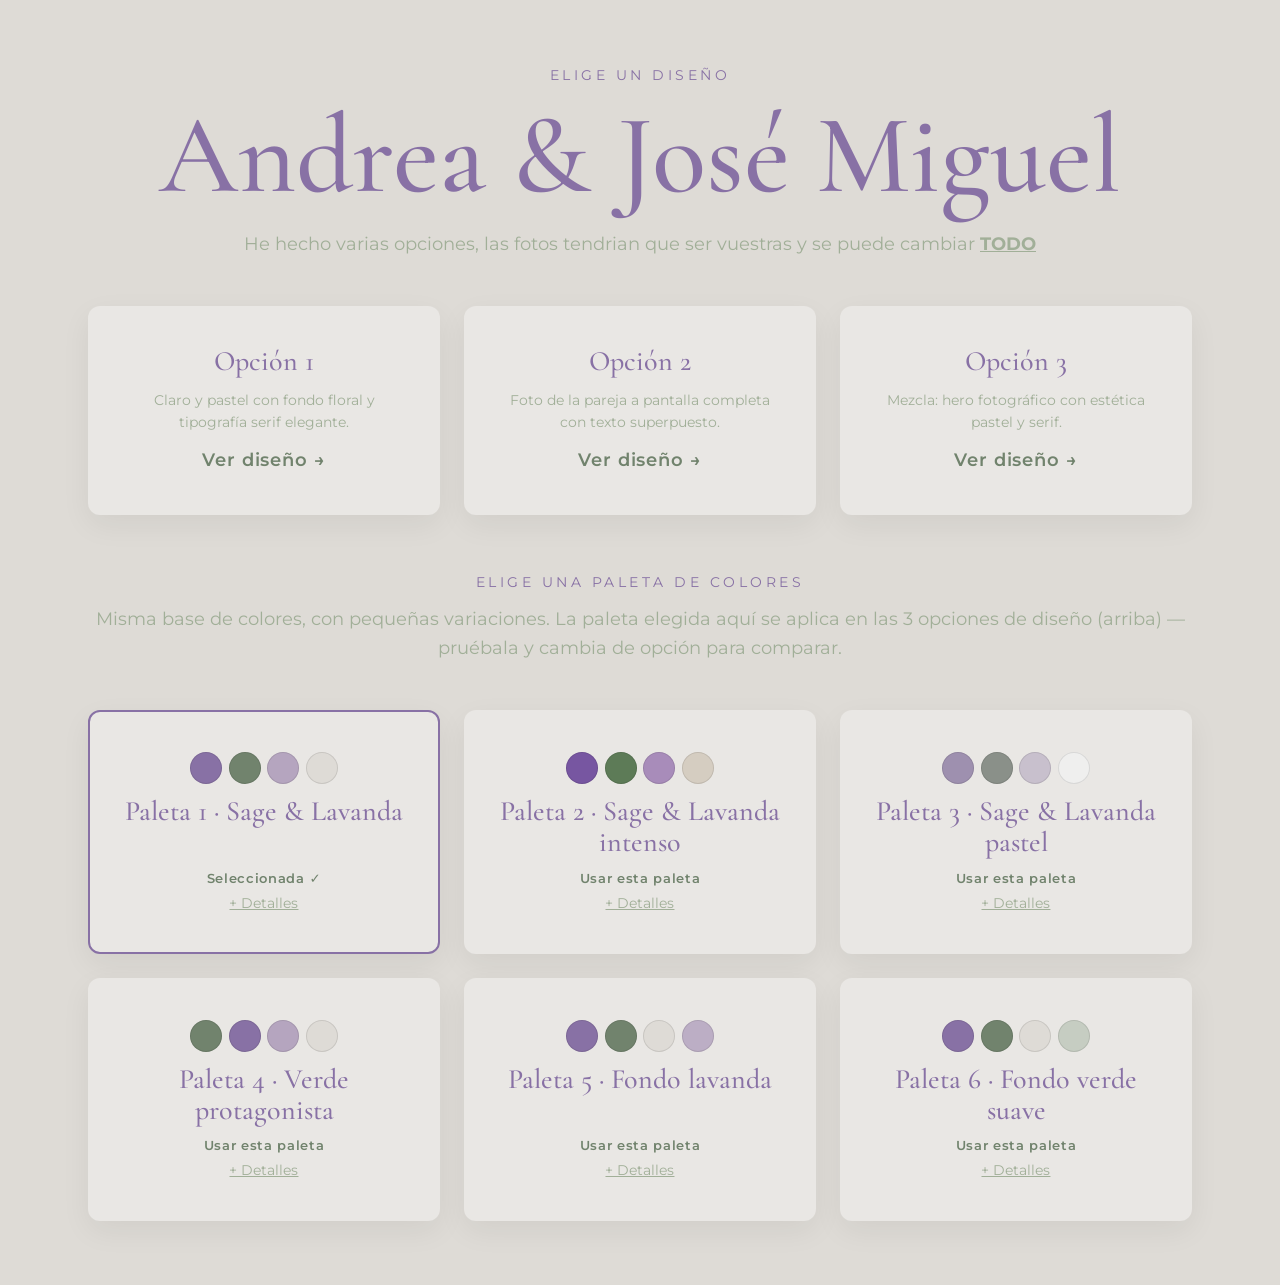
<file: index.html>
<!doctype html>
<html lang="es">
  <head>
    <meta charset="UTF-8" />
    <link rel="icon" type="image/svg+xml" href="/favicon.svg" />
    <meta name="viewport" content="width=device-width, initial-scale=1.0" />

    <!--
      CONFIGURABLE FONTS
      Swap these Google Fonts for the ones you prefer and update the
      --font-display and --font-body variables in src/styles/theme.css.
    -->
    <link rel="preconnect" href="https://fonts.googleapis.com" />
    <link rel="preconnect" href="https://fonts.gstatic.com" crossorigin />
    <link
      href="https://fonts.googleapis.com/css2?family=Cormorant+Garamond:wght@400;500;600&family=Montserrat:wght@300;400;500;600&display=swap"
      rel="stylesheet"
    />

    <title>Nuestra Boda</title>

    <!--
      SPA fallback restore for GitHub Pages.
      Rebuilds the original URL after the 404.html redirect. Must run before the app.
    -->
    <script>
      (function (l) {
        if (l.search[1] === '/') {
          var decoded = l.search
            .slice(1)
            .split('&')
            .map(function (s) {
              return s.replace(/~and~/g, '&');
            })
            .join('?');
          window.history.replaceState(null, null, l.pathname.slice(0, -1) + decoded + l.hash);
        }
      })(window.location);
    </script>
    <script type="module" crossorigin src="/assets/index-Cg8zCb5k.js"></script>
    <link rel="stylesheet" crossorigin href="/assets/index-CiANov6D.css">
  </head>
  <body>
    <div id="root"></div>
  </body>
</html>
</file>
<file: assets/index-CiANov6D.css>
.home{background:var(--color-bg);justify-content:center;align-items:center;min-height:100svh;padding-block:4rem;display:flex}.home__inner{text-align:center}.home__title{font-size:var(--fs-hero);color:var(--color-primary);margin-top:.5rem}.home__subtitle{color:var(--color-text-soft);margin-top:.75rem;margin-bottom:3rem}.home__grid{grid-template-columns:repeat(auto-fit,minmax(min(100%,260px),1fr));gap:1.5rem;display:grid}.home__card{background:var(--color-surface);border-radius:var(--radius-lg);transition:transform var(--transition), box-shadow var(--transition);flex-direction:column;align-items:center;gap:.75rem;padding:2.5rem 2rem;display:flex;box-shadow:0 10px 30px #0000000f}.home__card:hover{transform:translateY(-4px);box-shadow:0 16px 40px #0000001a}.home__card-name{font-size:var(--fs-h3);color:var(--color-primary)}.home__card-desc{color:var(--color-text-soft);font-size:var(--fs-small)}.home__card-cta{color:var(--color-secondary);letter-spacing:.05em;margin-top:auto;font-weight:600}.home__palettes-eyebrow{margin-top:3.5rem}.home__palettes{margin-top:2rem}.home__palette-card{border:2px solid #0000;font-family:inherit}.home__palette-card.is-active{border-color:var(--color-primary)}.home__palette-swatches{gap:.4rem;display:flex}.home__palette-swatch{border-radius:50%;width:32px;height:32px;box-shadow:inset 0 0 0 1px #0000001a}.home__palette-actions{flex-direction:column;align-items:center;gap:.5rem;margin-top:auto;display:flex}.home__palette-actions .home__card-cta{cursor:pointer;background:0 0;border:none;padding:0;font-family:inherit}.home__palette-details-btn{font-family:inherit;font-size:var(--fs-small);color:var(--color-text-soft);cursor:pointer;background:0 0;border:none;padding:0;text-decoration:underline}.home__palette-details-btn:hover{color:var(--color-text)}.opt1{background:var(--color-bg)}.opt1__nav{color:var(--color-text)}.opt1__nav .nav__brand,.opt1__nav .nav__cta{color:var(--color-primary)}.opt1__nav .nav__cta{background:var(--color-primary);color:var(--color-on-primary);border-color:var(--color-primary)}.opt1__nav .nav__cta:hover{background:var(--color-primary-dark);opacity:1}.opt1__hero{text-align:center;background-position:50%;background-repeat:no-repeat;background-size:cover;background-color:var(--color-bg);justify-content:center;align-items:center;min-height:100svh;padding:8rem 1.5rem 3rem;display:flex;position:relative}.opt1__hero:before{content:"";background:linear-gradient(#e7ede68c,#e7ede659 45%,#e7ede6b3);position:absolute;inset:0}.opt1__hero-content{z-index:2;max-width:900px;margin-top:clamp(2rem,8vh,6rem);margin-bottom:auto;position:relative}.opt1__date{color:var(--color-primary);letter-spacing:.3em;font-size:var(--fs-body);margin-bottom:1rem}.opt1__names{font-size:var(--fs-hero);color:var(--color-primary);font-weight:500;line-height:1}.opt1__tagline{color:var(--color-primary);font-style:italic;font-family:var(--font-display);font-size:var(--fs-h3);margin-top:1rem}.opt1__cta{margin-top:2rem}.opt1 .wedding-section{background:var(--color-bg)}.opt1 .hosting-section{background:var(--color-surface)}.opt1 .rsvp-section{background:var(--color-bg)}.opt2{background:var(--color-surface)}.opt2__nav{color:#fff}.opt2__nav .nav__cta{border-color:#fff}.opt2__nav .nav__cta:hover{color:var(--color-text);opacity:1;background:#fff}.opt2__hero{text-align:center;color:#fff;background-position:50%;background-repeat:no-repeat;background-size:cover;justify-content:center;align-items:center;min-height:100svh;display:flex;position:relative}.opt2__overlay{background:linear-gradient(#00000040,#00000026 40%,#00000073);position:absolute;inset:0}.opt2__hero-content{z-index:2;padding:1.5rem;position:relative}.opt2__names{color:#fff;font-size:var(--fs-hero);text-shadow:0 2px 20px #0000004d;font-weight:500}.opt2__meta{font-size:var(--fs-h3);letter-spacing:.02em;text-shadow:0 1px 10px #0006;margin-top:1rem}.opt2__cta{min-width:180px;margin-top:2rem}.opt2 .wedding-section{background:var(--color-surface)}.opt2 .hosting-section{background:var(--color-bg)}.opt2 .rsvp-section{background:var(--color-surface)}.opt2 .section__title,.opt2 .event-card__title,.opt2 .hosting-card__name{color:var(--color-text)}.opt2 .eyebrow{color:var(--color-secondary)}.opt3{background:var(--color-bg)}.opt3__nav{color:#fff}.opt3__nav .nav__cta{background:var(--color-primary);border-color:var(--color-primary);color:var(--color-on-primary)}.opt3__nav .nav__cta:hover{background:var(--color-primary-dark);opacity:1}.opt3__hero{text-align:center;color:#fff;background-position:50%;background-repeat:no-repeat;background-size:cover;justify-content:center;align-items:center;min-height:100svh;display:flex;position:relative}.opt3__overlay{background:linear-gradient(#1e231e59,#1e231e40 45%,#1e231e8c);position:absolute;inset:0}.opt3__hero-content{z-index:2;max-width:900px;padding:1.5rem;position:relative}.opt3__eyebrow{letter-spacing:.3em;font-size:var(--fs-body);text-shadow:0 1px 8px #0006;margin-bottom:.75rem}.opt3__names{color:#fff;font-size:var(--fs-hero);text-shadow:0 2px 24px #00000059;font-weight:500}.opt3__tagline{font-family:var(--font-display);font-style:italic;font-size:var(--fs-h3);text-shadow:0 1px 12px #0006;margin-top:.75rem}.opt3__location{letter-spacing:.1em;opacity:.9;margin-top:.25rem}.opt3__countdown .countdown__value{color:#fff}.opt3__countdown .countdown__label{color:#ffffffd9}.opt3__cta{margin-top:2rem}.opt3 .wedding-section{background:var(--color-bg)}.opt3 .hosting-section{background:var(--color-surface)}.opt3 .rsvp-section{background:var(--color-bg)}.nav{z-index:20;padding-block:1.5rem;position:absolute;inset:0 0 auto}.nav__inner{justify-content:space-between;align-items:center;gap:1rem;display:flex}.nav__brand{font-family:var(--font-display);letter-spacing:.02em;font-size:1.35rem}.nav__links{align-items:center;gap:2rem;padding:0;list-style:none;display:flex}.nav__links a{font-size:var(--fs-small);letter-spacing:.12em;text-transform:uppercase}.nav__links a:hover{opacity:.7}.nav__cta{border-radius:var(--radius);border:1px solid;padding:.5rem 1.1rem}.nav__home{font-size:var(--fs-small);letter-spacing:.12em;text-transform:uppercase;opacity:.85}.nav__home:hover{opacity:1}.nav__palette{align-items:center;gap:.5rem;display:flex}.nav__palette-label{font-size:var(--fs-small);letter-spacing:.12em;text-transform:uppercase;opacity:.85}.nav__palette-select{font-family:inherit;font-size:var(--fs-small);letter-spacing:.02em;color:inherit;border-radius:var(--radius);cursor:pointer;background:#ffffff26;border:1px solid;padding:.4rem .6rem}.nav__palette-select option{color:var(--color-text);background:var(--color-surface)}.modal-backdrop{z-index:100;background:#00000080;justify-content:center;align-items:center;padding:1.5rem;display:flex;position:fixed;inset:0}.modal{background:var(--color-surface);border-radius:var(--radius-lg);width:100%;max-width:520px;max-height:85vh;padding:2rem;overflow-y:auto;box-shadow:0 20px 60px #00000040}.modal__header{justify-content:space-between;align-items:center;gap:1rem;margin-bottom:1.5rem;display:flex}.modal__title{font-size:var(--fs-h3);color:var(--color-primary)}.modal__close{color:var(--color-text-soft);cursor:pointer;background:0 0;border:none;padding:0;font-size:1.75rem;line-height:1}.modal__close:hover{color:var(--color-text)}.modal__body{gap:1rem;display:grid}.modal__swatch-row{align-items:center;gap:1rem;display:flex}.modal__swatch{border-radius:var(--radius);flex-shrink:0;width:44px;height:44px;box-shadow:inset 0 0 0 1px #0000001a}.modal__swatch-info{flex-direction:column;display:flex}.modal__swatch-hex{color:var(--color-text);font-family:monospace;font-weight:600}.modal__swatch-role{font-size:var(--fs-small);color:var(--color-text-soft)}.nav__toggle{background:0 0;border:none;flex-direction:column;justify-content:center;gap:5px;width:40px;height:40px;padding:0;display:none}.nav__toggle span{width:24px;height:2px;transition:transform var(--transition), opacity var(--transition);background:currentColor;display:block}.nav__toggle.is-open span:first-child{transform:translateY(7px)rotate(45deg)}.nav__toggle.is-open span:nth-child(2){opacity:0}.nav__toggle.is-open span:nth-child(3){transform:translateY(-7px)rotate(-45deg)}.countdown{justify-content:center;gap:clamp(1rem,4vw,3rem);margin-top:2rem;display:flex}.countdown__item{flex-direction:column;align-items:center;display:flex}.countdown__value{font-family:var(--font-display);color:var(--color-primary);font-size:clamp(1.75rem,5vw,3rem);line-height:1}.countdown__label{font-size:var(--fs-small);letter-spacing:.15em;text-transform:uppercase;color:var(--color-text-soft);margin-top:.35rem}.wedding-section__grid,.hosting-section__grid{grid-template-columns:repeat(auto-fit,minmax(min(100%,280px),1fr));gap:1.5rem;margin-top:2rem;display:grid}.event-card,.hosting-card{background:var(--color-surface);border-radius:var(--radius-lg);text-align:center;padding:2rem;box-shadow:0 10px 30px #0000000f}.event-card__title,.hosting-card__name{font-size:var(--fs-h3);color:var(--color-primary);margin-bottom:.5rem}.event-card__time{letter-spacing:.05em;font-weight:600}.event-card__place,.hosting-card__description{color:var(--color-text-soft);margin-top:.5rem}.event-card__address{font-size:var(--fs-small);color:var(--color-text-soft);margin-top:.25rem}.hosting-card__price{color:var(--color-secondary);margin-top:.75rem;font-weight:600}.hosting-card__link{color:var(--color-primary);letter-spacing:.05em;margin-top:1rem;font-weight:600;display:inline-block}.hosting-card__link:hover{color:var(--color-primary-dark)}.footer{background:var(--color-secondary);color:var(--color-on-primary);text-align:center;padding-block:3rem}.footer__names{font-family:var(--font-display);font-size:var(--fs-h3)}.footer__date{letter-spacing:.1em;margin-top:.25rem}.footer__love{opacity:.85;font-size:var(--fs-small);margin-top:.75rem}@media (width<=768px){.nav__toggle{z-index:30;display:flex}.nav__links{background:var(--color-bg);color:var(--color-text);flex-direction:column;justify-content:center;gap:2rem;transition:transform .3s;position:fixed;inset:0;transform:translate(100%)}.nav__links.is-open{transform:translate(0)}.nav__links a{font-size:1.1rem}.nav__palette{flex-direction:column;gap:.35rem}.nav__palette-select{background:var(--color-surface);color:var(--color-text)}}.rsvp-section__inner{max-width:640px}.rsvp-card{background:var(--color-surface);border-radius:var(--radius-lg);margin-top:2rem;padding:clamp(1.5rem,5vw,2.5rem);box-shadow:0 10px 30px #0000000f}.rsvp-card--success{text-align:center}.rsvp-form{text-align:left;flex-direction:column;gap:1.25rem;display:flex}.rsvp-form__field{flex-direction:column;gap:.4rem;display:flex}.rsvp-form__row{grid-template-columns:1fr 1fr;gap:1.25rem;display:grid}@media (width<=520px){.rsvp-form__row{grid-template-columns:1fr}}.rsvp-form__field label,.rsvp-form__legend{font-size:var(--fs-small);letter-spacing:.08em;text-transform:uppercase;color:var(--color-text)}.rsvp-form input[type=text],.rsvp-form input[type=email],.rsvp-form input[type=number],.rsvp-form textarea{border-radius:var(--radius);background:var(--color-bg);width:100%;font-family:inherit;font-size:var(--fs-body);color:var(--color-text);transition:border-color var(--transition);border:1px solid #00000026;padding:.75rem 1rem}.rsvp-form input:focus,.rsvp-form textarea:focus{border-color:var(--color-primary);outline:none}.rsvp-form__radios{flex-wrap:wrap;gap:1.5rem;display:flex}.rsvp-form__checks{flex-direction:column;gap:.75rem;display:flex}.rsvp-form__check{text-transform:none;letter-spacing:normal;color:var(--color-text);cursor:pointer;align-items:center;gap:.6rem;display:flex}.rsvp-form__stop{margin-top:1rem}.rsvp-form select{border-radius:var(--radius);background:var(--color-bg);width:100%;font-family:inherit;font-size:var(--fs-body);color:var(--color-text);border:1px solid #00000026;padding:.75rem 1rem}.rsvp-form select:focus{border-color:var(--color-primary);outline:none}.rsvp-form__radios label{text-transform:none;letter-spacing:normal;color:var(--color-text);cursor:pointer;align-items:center;gap:.5rem;display:flex}.rsvp-form__submit{border:none;align-self:center;margin-top:.5rem}.rsvp-form__submit:disabled{opacity:.6;cursor:not-allowed}.rsvp-form__error{color:#b3261e;font-size:var(--fs-small);text-align:center}.rsvp-section__success{text-align:center;color:var(--color-secondary);font-size:var(--fs-h3)}.names-stack{overflow-wrap:break-word;text-wrap:balance;flex-direction:column;align-items:center;max-width:100%;line-height:1.02;display:flex}.names-stack__name{max-width:100%;display:block}.names-stack__amp{opacity:.85;margin-block:.15em;font-size:.42em;display:block}:root{--color-primary:#8871a5;--color-primary-dark:#6a5485;--color-secondary:#71836d;--color-accent:#b5a5bf;--color-bg:#dedbd6;--color-surface:#e9e7e4;--color-text:#2d362b;--color-text-soft:#a1af98;--color-on-primary:#fff;--color-overlay:#2d362b6b;--font-display:"Cormorant Garamond", Georgia, "Times New Roman", serif;--font-body:"Montserrat", system-ui, -apple-system, sans-serif;--fs-hero:clamp(2.75rem, 9vw, 7rem);--fs-h2:clamp(1.75rem, 4vw, 3rem);--fs-h3:clamp(1.25rem, 2.5vw, 1.75rem);--fs-body:clamp(1rem, 1.4vw, 1.125rem);--fs-small:.875rem;--space-section:clamp(3rem, 8vw, 7rem);--radius:4px;--radius-lg:12px;--max-width:1200px;--transition:.25s ease}*,:before,:after{box-sizing:border-box}*{margin:0}html{scroll-behavior:smooth}body{font-family:var(--font-body);font-size:var(--fs-body);color:var(--color-text);background-color:var(--color-bg);-webkit-font-smoothing:antialiased;text-rendering:optimizelegibility;line-height:1.6}h1,h2,h3,h4{font-family:var(--font-display);color:var(--color-text);font-weight:500;line-height:1.1}a{color:inherit;transition:color var(--transition), opacity var(--transition);text-decoration:none}img{max-width:100%;display:block}button{cursor:pointer;font-family:inherit}:focus-visible{outline:2px solid var(--color-primary);outline-offset:3px}.container{width:100%;max-width:var(--max-width);margin-inline:auto;padding-inline:clamp(1.25rem,5vw,3rem)}.section{padding-block:var(--space-section)}.section__title{font-size:var(--fs-h2);text-align:center;margin-bottom:.5rem}.section__subtitle{text-align:center;color:var(--color-text-soft);margin-bottom:2.5rem}.eyebrow{font-family:var(--font-body);letter-spacing:.25em;text-transform:uppercase;font-size:var(--fs-small);color:var(--color-primary)}.btn{border-radius:var(--radius);font-size:var(--fs-small);letter-spacing:.15em;text-transform:uppercase;transition:all var(--transition);border:1px solid #0000;padding:.75rem 1.75rem;display:inline-block}.btn--primary{background-color:var(--color-primary);color:var(--color-on-primary)}.btn--primary:hover{background-color:var(--color-primary-dark)}.btn--outline{color:inherit;background-color:#0000;border-color:currentColor}.btn--outline:hover{background-color:currentColor}.btn--outline:hover span{color:var(--color-bg)}@media (prefers-reduced-motion:reduce){html{scroll-behavior:auto}*{transition:none!important;animation:none!important}}
</file>
